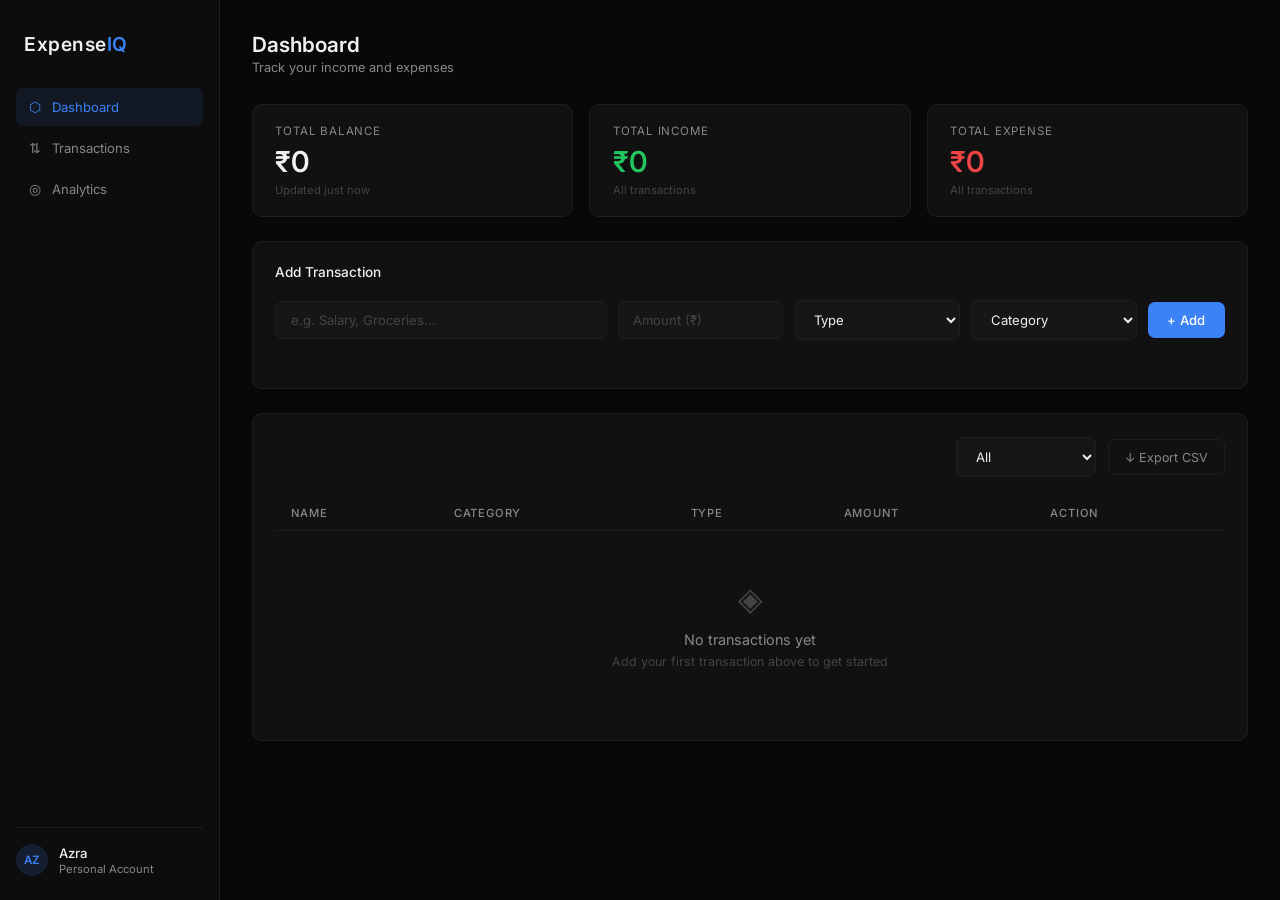
<file: expense-tracker/index.html>
<!DOCTYPE html>
<html lang="en">

<head>
    <meta charset="UTF-8">
    <meta name="viewport" content="width=device-width, initial-scale=1.0">
    <title>ExpenseIQ — Financial Dashboard</title>
    <link href="https://fonts.googleapis.com/css2?family=Inter:wght@300;400;500;600&display=swap" rel="stylesheet">
    <link rel="stylesheet" href="style.css">
</head>

<body>

    <!-- SIDEBAR -->
    <aside class="sidebar">
        <div class="sidebar-logo">Expense<span>IQ</span></div>
        <nav class="sidebar-nav">
            <a href="#" class="nav-item active">
                <span class="nav-icon">⬡</span>
                Dashboard
            </a>
            <a href="#" class="nav-item">
                <span class="nav-icon">⇅</span>
                Transactions
            </a>
            <a href="#" class="nav-item">
                <span class="nav-icon">◎</span>
                Analytics
            </a>
        </nav>
        <div class="sidebar-bottom">
            <div class="user-info">
                <div class="user-avatar">AZ</div>
                <div>
                    <p class="user-name">Azra</p>
                    <p class="user-role">Personal Account</p>
                </div>
            </div>
        </div>
    </aside>

    <!-- MAIN -->
    <main class="main">

        <!-- TOP BAR -->
        <header class="topbar">
            <div>
                <h1 class="page-title">Dashboard</h1>
                <p class="page-sub">Track your income and expenses</p>
            </div>
        </header>

        <!-- CARDS ROW -->
        <div class="cards-row">
            <div class="card balance-card">
                <p class="card-label">Total Balance</p>
                <p class="card-amount" id="total-balance">₹0</p>
                <p class="card-sub">Updated just now</p>
            </div>
            <div class="card income-card">
                <p class="card-label">Total Income</p>
                <p class="card-amount income-val" id="total-income">₹0</p>
                <p class="card-sub">All transactions</p>
            </div>
            <div class="card expense-card">
                <p class="card-label">Total Expense</p>
                <p class="card-amount expense-val" id="total-expense">₹0</p>
                <p class="card-sub">All transactions</p>
            </div>
        </div>

        <!-- ADD FORM -->
        <div class="section-card">
            <p class="section-heading">Add Transaction</p>
            <div class="form-row">
                <input type="text" id="inp-name" class="inp" placeholder="e.g. Salary, Groceries...">
                <input type="number" id="inp-amount" class="inp" placeholder="Amount (₹)">
                <select id="inp-type" class="inp">
                    <option value="">Type</option>
                    <option value="income">Income</option>
                    <option value="expense">Expense</option>
                </select>
                <select id="inp-category" class="inp">
                    <option value="">Category</option>
                    <option value="Salary">Salary</option>
                    <option value="Food">Food</option>
                    <option value="Transport">Transport</option>
                    <option value="Shopping">Shopping</option>
                    <option value="Bills">Bills</option>
                    <option value="Other">Other</option>
                </select>
                <button id="add-btn" class="btn-add">+ Add</button>
            </div>
            <p class="error-msg" id="error-msg"></p>
        </div>

        <!-- TRANSACTIONS TABLE -->
        <div class="section-card">
            <div class="table-topbar">
                <p class="section-heading" style="margin: 0;"></p>
                <div class="table-actions">
                    <select id="filter-select" class="inp filter-inp">
                        <option value="all">All</option>
                        <option value="income">Income Only</option>
                        <option value="expense">Expense Only</option>
                    </select>
                    <button id="export-btn" class="btn-export">↓ Export CSV</button>
                </div>
            </div>

            <div class="table-wrap">
                <table id="transactions-table">
                    <thead>
                        <tr>
                            <th>Name</th>
                            <th>Category</th>
                            <th>Type</th>
                            <th>Amount</th>
                            <th>Action</th>
                        </tr>
                    </thead>
                    <tbody id="tbody"></tbody>
                </table>
            </div>

            <div class="empty-state" id="empty-state">
                <div class="empty-icon">◈</div>
                <p>No transactions yet</p>
                <span>Add your first transaction above to get started</span>
            </div>
        </div>

    </main>

    <script src="script.js"></script>
</body>

</html>
</file>
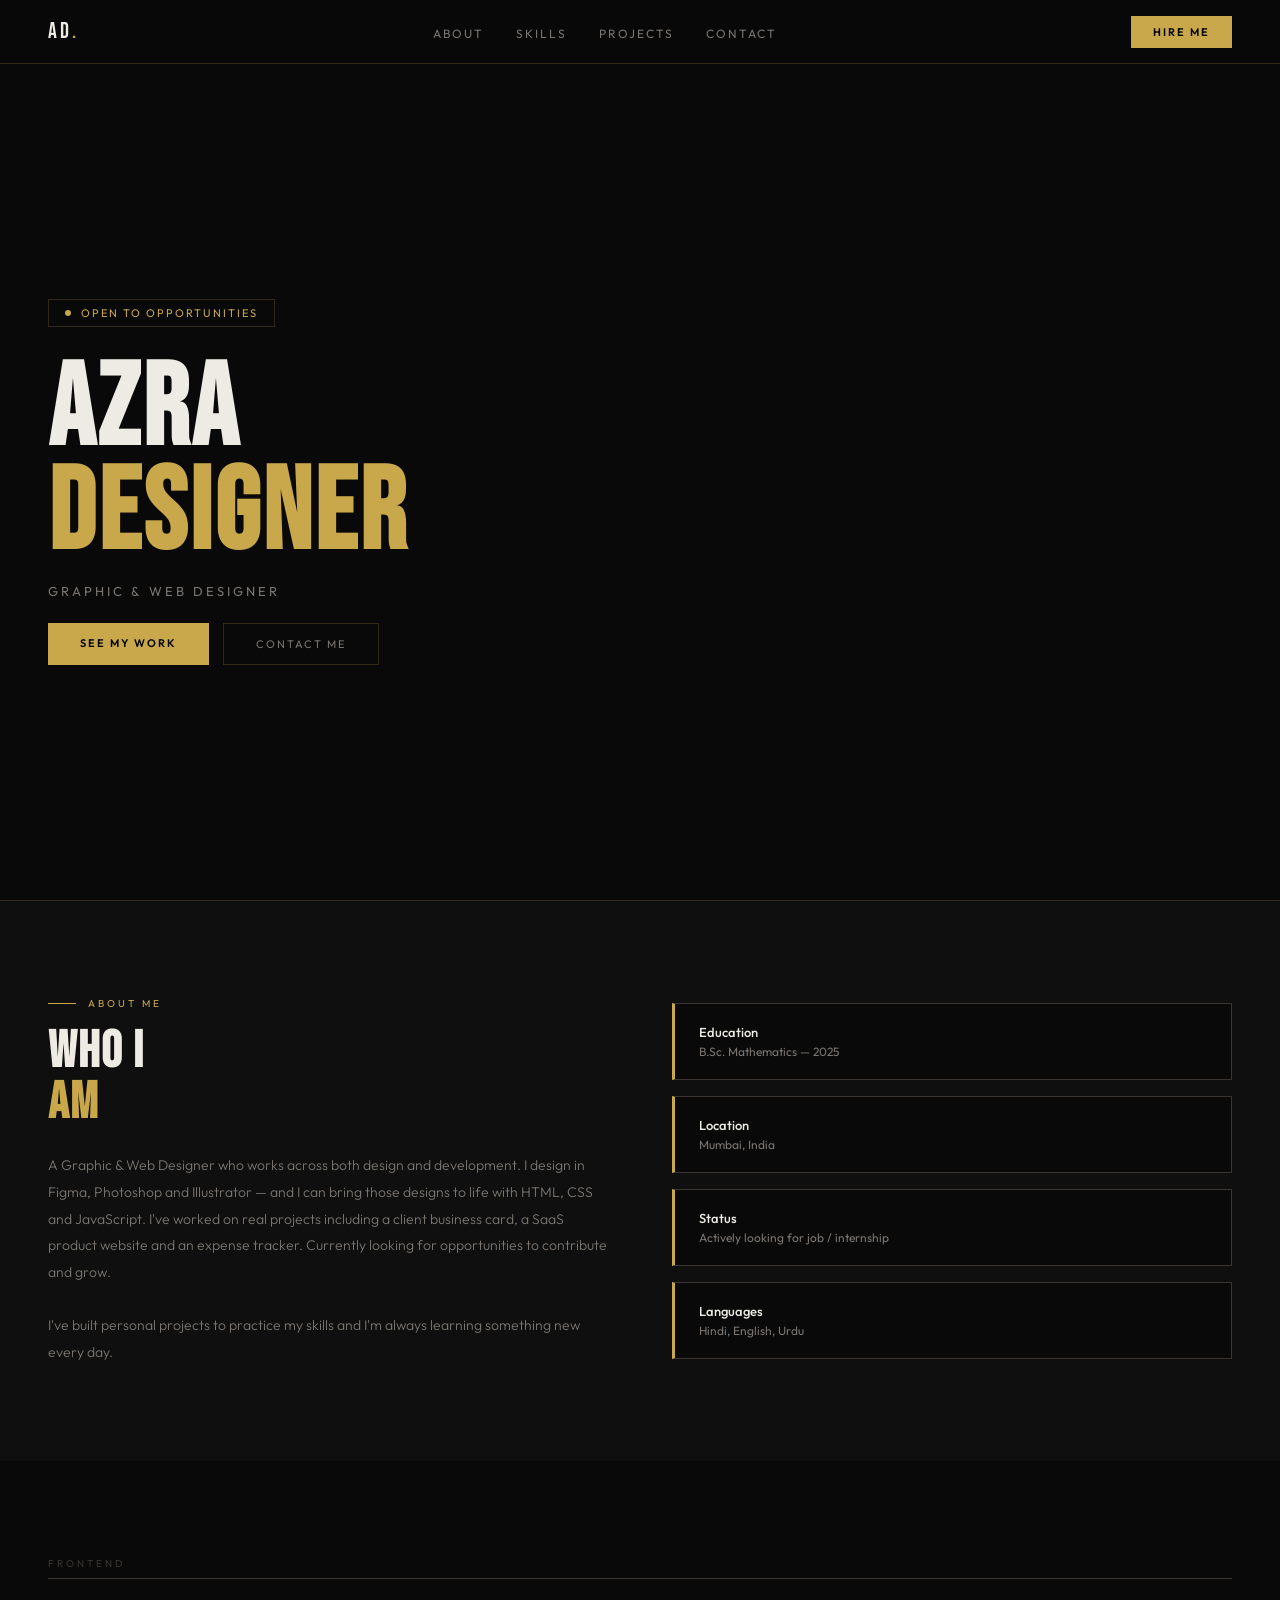
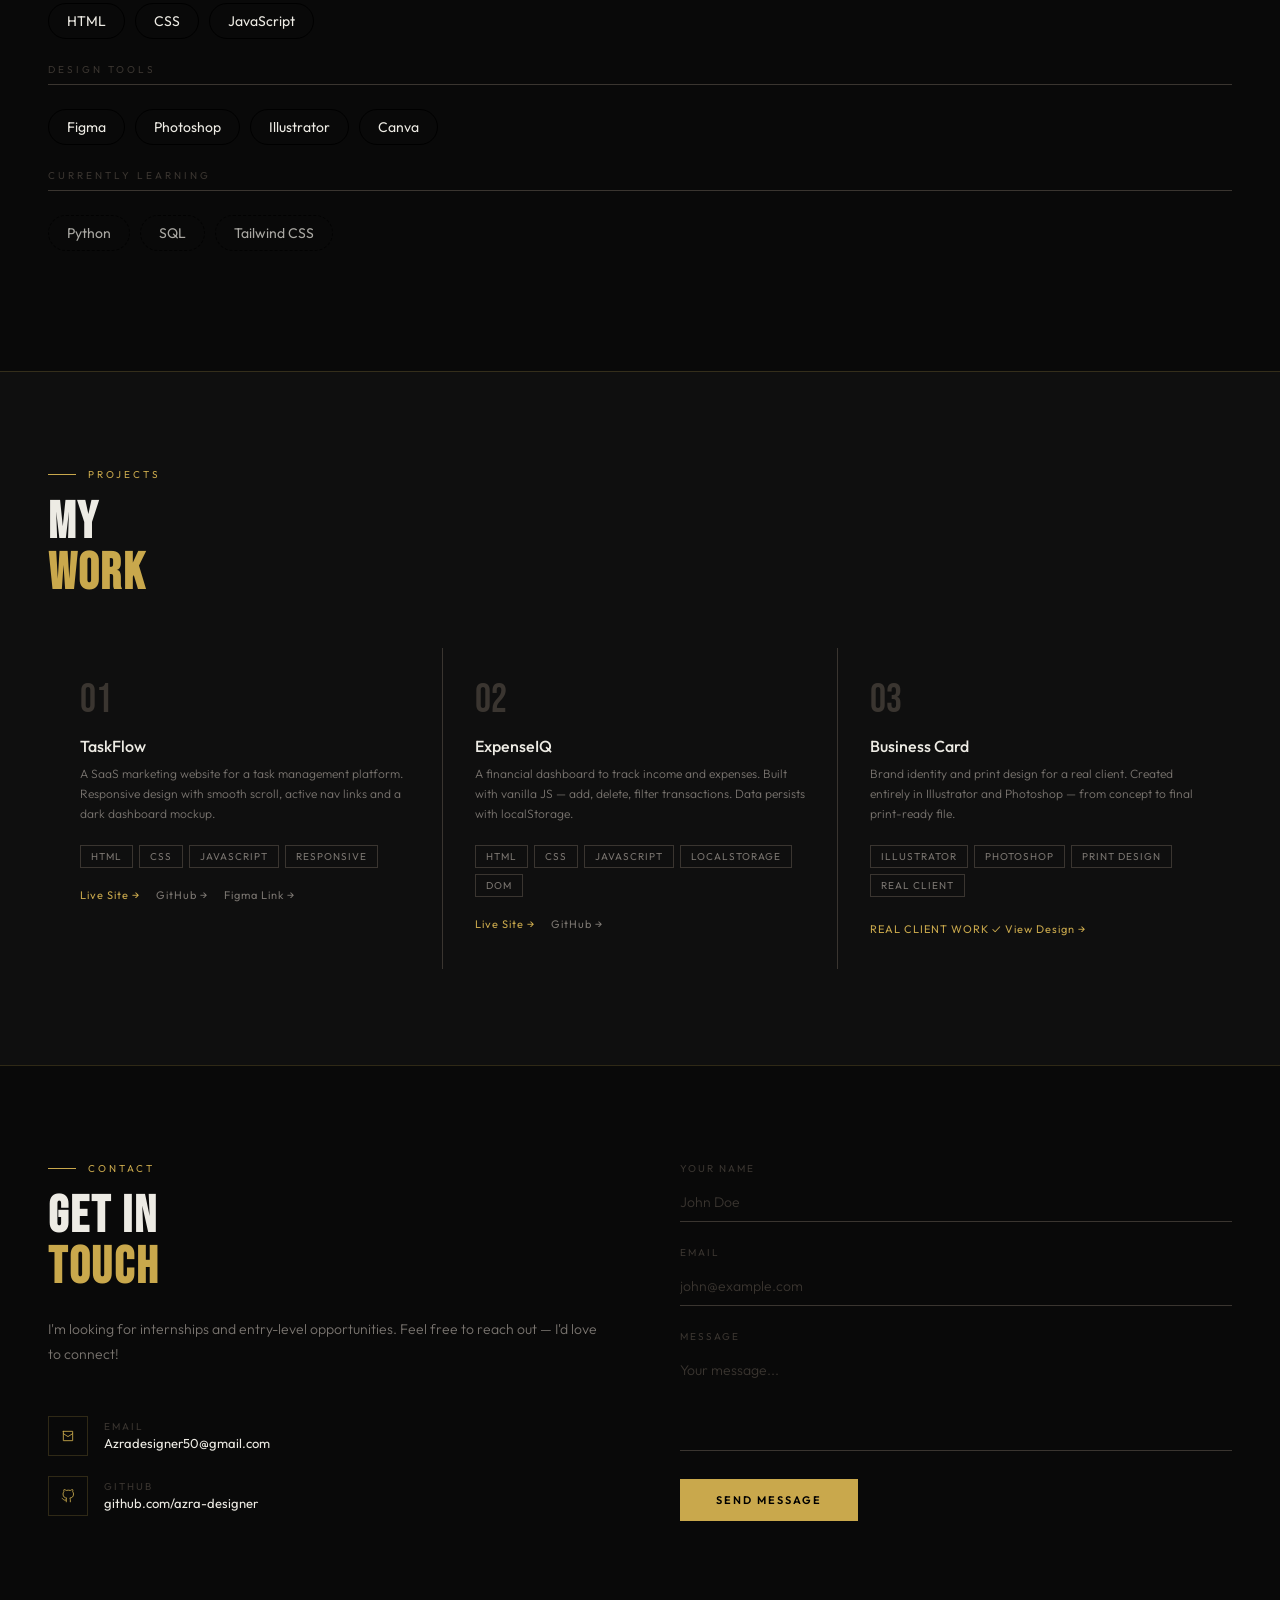
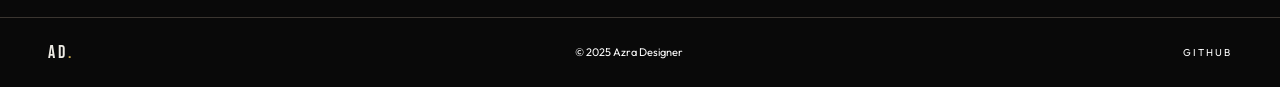
<file: portfolio-website/index.html>
<!DOCTYPE html>
<html lang="en">

<head>
    <meta charset="UTF-8">
    <meta name="viewport" content="width=device-width, initial-scale=1.0">
    <title>Azra Designer — Portfolio</title>
    <link href="https://fonts.googleapis.com/css2?family=Bebas+Neue&family=Outfit:wght@300;400;500;600&display=swap"
        rel="stylesheet">
    <link rel="stylesheet" href="style.css">
    <script src="script.js" defer></script>
</head>

<body>

    <nav>
        <div class="logo">AD<span>.</span></div>
        <ul class="nav-links">
            <li><a href="#about">About</a></li>
            <li><a href="#skills">Skills</a></li>
            <li><a href="#projects">Projects</a></li>
            <li><a href="#contact">Contact</a></li>
        </ul>
        <a href="#contact" class="nav-btn">Hire me</a>
        <button class="hamburger" id="hamburger" aria-label="Menu">
            <span></span><span></span><span></span>
        </button>
    </nav>

    <div class="mobile-menu" id="mobileMenu">
        <a href="#about" onclick="closeMenu()">About</a>
        <a href="#skills" onclick="closeMenu()">Skills</a>
        <a href="#projects" onclick="closeMenu()">Projects</a>
        <a href="#contact" onclick="closeMenu()">Contact</a>
        <a href="#contact" class="mob-hire" onclick="closeMenu()">Hire me →</a>
    </div>

    <!-- HERO -->
    <section class="hero">
        <div class="hero-inner">
            <div class="hero-tag">Open to opportunities</div>
            <h1 class="hero-name">Azra<br><span>Designer</span></h1>
            <div class="hero-sub">GRAPHIC & WEB DESIGNER</div>

            <div class="hero-btns">
                <a href="#projects" class="btn-gold">See my work</a>
                <a href="#contact" class="btn-outline">Contact me</a>
            </div>
        </div>
    </section>

    <!-- ABOUT -->
    <section class="about" id="about">
        <div class="about-inner reveal">
            <div>
                <div class="section-tag"><span>About me</span></div>
                <h2 class="section-title">WHO I<br><span>AM</span></h2>
                <p class="about-text">
                    A Graphic & Web Designer who works across both design and
                    development. I design in Figma, Photoshop and Illustrator —
                    and I can bring those designs to life with HTML, CSS and
                    JavaScript. I've worked on real projects including a client
                    business card, a SaaS product website and an expense tracker.
                    Currently looking for opportunities to contribute and grow.
                    <br><br>
                    I've built personal projects to practice my skills and I'm always learning something new every day.
                </p>
            </div>
            <div class="about-cards">
                <div class="about-card">
                    <div class="about-card-title">Education</div>
                    <div class="about-card-sub">B.Sc. Mathematics — 2025</div>
                </div>
                <div class="about-card">
                    <div class="about-card-title">Location</div>
                    <div class="about-card-sub">Mumbai, India</div>
                </div>
                <div class="about-card">
                    <div class="about-card-title">Status</div>
                    <div class="about-card-sub">Actively looking for job / internship</div>
                </div>
                <div class="about-card">
                    <div class="about-card-title">Languages</div>
                    <div class="about-card-sub">Hindi, English, Urdu</div>
                </div>
            </div>
        </div>
    </section>

    <!-- SKILLS -->
    <section class="skills" id="skills">
        <div class="skill-group-title">Frontend</div>
        <div class="skill-tags">
            <span class="tag">HTML</span>
            <span class="tag">CSS</span>
            <span class="tag">JavaScript</span>
        </div>

        <div class="skill-group-title">Design Tools</div>
        <div class="skill-tags">
            <span class="tag">Figma</span>
            <span class="tag">Photoshop</span>
            <span class="tag">Illustrator</span>
            <span class="tag">Canva</span>
        </div>

        <div class="skill-group-title">Currently Learning</div>
        <div class="skill-tags">
            <span class="tag learning">Python</span>
            <span class="tag learning">SQL</span>
            <span class="tag learning">Tailwind CSS</span>
        </div>
    </section>


    <!-- PROJECTS -->
    <section class="projects" id="projects">
        <div class="reveal">
            <div class="section-tag"><span>Projects</span></div>
            <h2 class="section-title">MY<br><span>WORK</span></h2>
        </div>
        <div class="projects-grid reveal">

            <div class="project-card">
                <div class="project-num">01</div>
                <div class="project-name">TaskFlow</div>
                <p class="project-info">A SaaS marketing website for a task management platform. Responsive design with
                    smooth scroll, active nav links and a dark dashboard mockup.</p>
                <div class="project-pills">
                    <span class="pill">HTML</span>
                    <span class="pill">CSS</span>
                    <span class="pill">JavaScript</span>
                    <span class="pill">Responsive</span>
                </div>
                <div style="display:flex;gap:1rem;margin-top:0.5rem;">
                    <a href="https://azra-designer.github.io/PRODUCT-WEBSITE/" target="_blank" class="project-link"
                        style="opacity:1;">Live Site →</a>
                    <a href="https://github.com/Azra-designer?tab=repositories" target="_blank" class="project-link"
                        style="opacity:1;color:#7a7570;">GitHub →</a>
                    <a href="https://www.figma.com/design/E7uFXkCJiX0tCArtsq7V9O/Untitled?node-id=0-1&t=4Twq3zgy85kdhuFq-1"
                        target="_blank" class="project-link" style="opacity:1;color:#7a7570;">Figma Link →</a>
                </div>
            </div>

            <div class="project-card">
                <div class="project-num">02</div>
                <div class="project-name">ExpenseIQ</div>
                <p class="project-info">A financial dashboard to track income and expenses. Built with vanilla JS — add,
                    delete, filter transactions. Data persists with localStorage.</p>
                <div class="project-pills">
                    <span class="pill">HTML</span>
                    <span class="pill">CSS</span>
                    <span class="pill">JavaScript</span>
                    <span class="pill">localStorage</span>
                    <span class="pill">DOM</span>
                </div>
                <div style="display:flex;gap:1rem;margin-top:0.5rem;">
                    <a href="https://azra-designer.github.io/expense-tracker/" target="_blank" class="project-link"
                        style="opacity:1;">Live Site →</a>
                    <a href="https://github.com/Azra-designer?tab=repositories" target="_blank" class="project-link"
                        style="opacity:1;color:#7a7570;">GitHub →</a>

                </div>
            </div>

            <div class="project-card">
                <div class="project-num">03</div>
                <div class="project-name">Business Card</div>
                <p class="project-info">Brand identity and print design for a real client. Created entirely in
                    Illustrator and Photoshop — from concept to final print-ready file.</p>
                <div class="project-pills">
                    <span class="pill">Illustrator</span>
                    <span class="pill">Photoshop</span>
                    <span class="pill">Print Design</span>
                    <span class="pill">Real Client</span>
                </div>
                <div style="margin-top:0.5rem;">
                    <span style="font-size:11px;letter-spacing:1px;text-transform:uppercase;color:#C9A84C;">Real Client
                        Work ✓</span>
                    <a href="https://github.com/Azra-designer/business-card/blob/6fb1fa4833d14684f92efcc4aea73dbddb8106cd/lucky%20garage3.png"
                        target="_blank" class="project-link" style="opacity:1;">View Design →</a>
                </div>
            </div>

        </div>
    </section>

    <!-- CONTACT -->
    <section class="contact" id="contact">
        <div class="contact-inner reveal">
            <div class="contact-left">
                <div class="section-tag"><span>Contact</span></div>
                <h2 class="section-title">GET IN<br><span>TOUCH</span></h2>
                <p class="contact-sub">I'm looking for internships and entry-level opportunities. Feel free to reach out
                    — I'd love to connect!</p>
                <div class="contact-items">
                    <div class="contact-item">
                        <div class="c-icon"><svg viewBox="0 0 24 24">
                                <path d="M4 4h16v16H4V4zm0 4l8 5 8-5" />
                            </svg></div>
                        <div>
                            <div class="c-lbl">Email</div>
                            <div class="c-val">Azradesigner50@gmail.com</div>
                        </div>
                    </div>
                    <div class="contact-item">
                        <div class="c-icon"><svg viewBox="0 0 24 24">
                                <path
                                    d="M9 19c-5 1.5-5-2.5-7-3m14 6v-3.87a3.37 3.37 0 00-.94-2.61c3.14-.35 6.44-1.54 6.44-7A5.44 5.44 0 0020 4.77 5.07 5.07 0 0019.91 1S18.73.65 16 2.48a13.38 13.38 0 00-7 0C6.27.65 5.09 1 5.09 1A5.07 5.07 0 005 4.77a5.44 5.44 0 00-1.5 3.78c0 5.42 3.3 6.61 6.44 7A3.37 3.37 0 009 18.13V22" />
                            </svg></div>
                        <div>
                            <div class="c-lbl">GitHub</div>
                            <div class="c-val">github.com/azra-designer</div>
                        </div>
                    </div>
                    <!-- <div class="contact-item">
                        <div class="c-icon"><svg viewBox="0 0 24 24">
                                <path
                                    d="M16 8a6 6 0 016 6v7h-4v-7a2 2 0 00-2-2 2 2 0 00-2 2v7h-4v-7a6 6 0 016-6zM2 9h4v12H2z" />
                                <circle cx="4" cy="4" r="2" />
                            </svg></div>
                        <div>
                            <div class="c-lbl">LinkedIn</div>
                            <div class="c-val">linkedin.com/in/alexkumar</div>
                        </div>
                    </div> -->
                </div>
            </div>
            <form class="contact-form" action="https://formspree.io/f/myknlyva" method="POST">
                <div class="f-group">
                    <label>Your name</label>
                    <input type="text" name="name" placeholder="John Doe" required>
                </div>
                <div class="f-group">
                    <label>Email</label>
                    <input type="email" name="_replyto" placeholder="john@example.com" required>
                </div>
                <div class="f-group">
                    <label>Message</label>
                    <textarea name="message" placeholder="Your message..." required></textarea>
                </div>
                <button type="submit" class="f-submit">Send message</button>
            </form>
        </div>
    </section>

    <footer>
        <div class="f-logo">AD<span>.</span></div>
        <div class="f-copy">&copy; 2025 Azra Designer</div>
        <div class="f-socials">
            <a href="https://github.com/azra-designer">GitHub</a>
        </div>
    </footer>

</body>

</html>
</file>
<file: expense-tracker/style.css>
/* ===== RESET ===== */
* { margin: 0; padding: 0; box-sizing: border-box; }

:root {
    --bg:      #080808;
    --sidebar: #0d0d0d;
    --card:    #111111;
    --surface: #161616;
    --border:  #1e1e1e;
    --blue:    #3b82f6;
    --green:   #22c55e;
    --red:     #ef4444;
    --text:    #f0f0f0;
    --muted:   #888;
    --muted2:  #444;
    --radius:  10px;
}

body {
    font-family: 'Inter', sans-serif;
    background: var(--bg);
    color: var(--text);
    display: flex;
    min-height: 100vh;
    font-size: 14px;
}

/* ===== SIDEBAR ===== */
.sidebar {
    width: 220px;
    flex-shrink: 0;
    background: var(--sidebar);
    border-right: 1px solid var(--border);
    display: flex;
    flex-direction: column;
    padding: 1.5rem 1rem;
    position: fixed;
    top: 0; left: 0; bottom: 0;
}

.sidebar-logo {
    font-size: 1.2rem;
    font-weight: 600;
    color: var(--text);
    letter-spacing: 0.5px;
    padding: 0.5rem 0.5rem 2rem;
}

.sidebar-logo span { color: var(--blue); }

.sidebar-nav {
    display: flex;
    flex-direction: column;
    gap: 0.2rem;
    flex: 1;
}

.nav-item {
    display: flex;
    align-items: center;
    gap: 0.7rem;
    padding: 0.65rem 0.8rem;
    border-radius: 7px;
    font-size: 0.82rem;
    color: var(--muted);
    text-decoration: none;
    transition: all 0.2s;
}

.nav-item:hover { background: var(--surface); color: var(--text); }
.nav-item.active { background: rgba(59,130,246,0.1); color: var(--blue); }

.nav-icon { font-size: 0.9rem; }

.sidebar-bottom {
    border-top: 1px solid var(--border);
    padding-top: 1rem;
}

.user-info {
    display: flex;
    align-items: center;
    gap: 0.7rem;
}

.user-avatar {
    width: 32px; height: 32px;
    border-radius: 50%;
    background: rgba(59,130,246,0.15);
    color: var(--blue);
    display: flex;
    align-items: center;
    justify-content: center;
    font-size: 0.72rem;
    font-weight: 600;
    flex-shrink: 0;
}

.user-name { font-size: 0.82rem; font-weight: 500; }
.user-role { font-size: 0.7rem; color: var(--muted); margin-top: 1px; }

/* ===== MAIN ===== */
.main {
    margin-left: 220px;
    flex: 1;
    padding: 2rem;
    max-width: calc(100% - 220px);
}

/* ===== TOPBAR ===== */
.topbar {
    margin-bottom: 1.8rem;
}

.page-title { font-size: 1.3rem; font-weight: 600; }
.page-sub { font-size: 0.8rem; color: var(--muted); margin-top: 3px; }

/* ===== CARDS ===== */
.cards-row {
    display: grid;
    grid-template-columns: repeat(3, 1fr);
    gap: 1rem;
    margin-bottom: 1.5rem;
}

.card {
    background: var(--card);
    border: 1px solid var(--border);
    border-radius: var(--radius);
    padding: 1.2rem 1.4rem;
    transition: border-color 0.2s;
}

.card:hover { border-color: #2a2a2a; }

.card-label {
    font-size: 0.72rem;
    color: var(--muted);
    text-transform: uppercase;
    letter-spacing: 0.8px;
    margin-bottom: 0.6rem;
}

.card-amount {
    font-size: 1.8rem;
    font-weight: 600;
    color: var(--text);
    margin-bottom: 0.4rem;
    line-height: 1;
}

.income-val  { color: var(--green); }
.expense-val { color: var(--red); }

.card-sub { font-size: 0.7rem; color: var(--muted2); }

/* ===== SECTION CARD ===== */
.section-card {
    background: var(--card);
    border: 1px solid var(--border);
    border-radius: var(--radius);
    padding: 1.4rem;
    margin-bottom: 1.5rem;
}

.section-heading {
    font-size: 0.85rem;
    font-weight: 500;
    color: var(--text);
    margin-bottom: 1.2rem;
}

/* ===== FORM ===== */
.form-row {
    display: grid;
    grid-template-columns: 2fr 1fr 1fr 1fr auto;
    gap: 0.7rem;
    align-items: center;
}

.inp {
    background: var(--surface);
    border: 1px solid var(--border);
    border-radius: 7px;
    padding: 0.65rem 0.9rem;
    color: var(--text);
    font-family: 'Inter', sans-serif;
    font-size: 0.82rem;
    outline: none;
    transition: border-color 0.2s;
    width: 100%;
}

.inp:focus { border-color: var(--blue); }
.inp::placeholder { color: var(--muted2); }

.inp option {
    background: var(--surface);
    color: var(--text);
}

.btn-add {
    background: var(--blue);
    color: white;
    border: none;
    border-radius: 7px;
    padding: 0.65rem 1.2rem;
    font-family: 'Inter', sans-serif;
    font-size: 0.82rem;
    font-weight: 500;
    cursor: pointer;
    white-space: nowrap;
    transition: opacity 0.2s, transform 0.1s;
}

.btn-add:hover { opacity: 0.88; transform: translateY(-1px); }

.error-msg {
    font-size: 0.75rem;
    color: var(--red);
    margin-top: 0.6rem;
    min-height: 1rem;
}

/* ===== TABLE TOPBAR ===== */
.table-topbar {
    display: flex;
    justify-content: space-between;
    align-items: center;
    margin-bottom: 1.2rem;
}

.table-actions {
    display: flex;
    gap: 0.7rem;
    align-items: center;
}

.filter-inp { width: 140px; }

.btn-export {
    background: transparent;
    border: 1px solid var(--border);
    border-radius: 7px;
    padding: 0.62rem 1rem;
    color: var(--muted);
    font-family: 'Inter', sans-serif;
    font-size: 0.78rem;
    cursor: pointer;
    white-space: nowrap;
    transition: all 0.2s;
}

.btn-export:hover { border-color: var(--blue); color: var(--blue); }

/* ===== TABLE ===== */
.table-wrap { overflow-x: auto; }

table {
    width: 100%;
    border-collapse: collapse;
}

thead th {
    text-align: left;
    font-size: 0.7rem;
    font-weight: 500;
    color: var(--muted);
    text-transform: uppercase;
    letter-spacing: 0.8px;
    padding: 0.6rem 1rem;
    border-bottom: 1px solid var(--border);
}

tbody tr {
    border-bottom: 1px solid var(--border);
    transition: background 0.15s;
}

tbody tr:last-child { border-bottom: none; }
tbody tr:hover { background: var(--surface); }

tbody td {
    padding: 0.85rem 1rem;
    font-size: 0.82rem;
    color: var(--text);
}

/* Type badge */
.badge {
    display: inline-block;
    font-size: 0.68rem;
    padding: 0.2rem 0.65rem;
    border-radius: 99px;
    font-weight: 500;
}

.badge-income  { background: rgba(34,197,94,0.1);  color: var(--green); }
.badge-expense { background: rgba(239,68,68,0.1);  color: var(--red); }

/* Amount colors */
.amount-income  { color: var(--green); font-weight: 500; }
.amount-expense { color: var(--red);   font-weight: 500; }

/* Delete btn */
.btn-delete {
    background: transparent;
    border: 1px solid var(--border);
    border-radius: 5px;
    padding: 0.3rem 0.65rem;
    color: var(--muted);
    font-size: 0.72rem;
    cursor: pointer;
    transition: all 0.2s;
    font-family: 'Inter', sans-serif;
}

.btn-delete:hover { border-color: var(--red); color: var(--red); }

/* ===== EMPTY STATE ===== */
.empty-state {
    text-align: center;
    padding: 3rem 1rem;
    display: none;
}

.empty-state.show { display: block; }

.empty-icon {
    font-size: 2rem;
    color: var(--muted2);
    margin-bottom: 0.8rem;
}

.empty-state p {
    font-size: 0.9rem;
    color: var(--muted);
    margin-bottom: 0.3rem;
}

.empty-state span {
    font-size: 0.78rem;
    color: var(--muted2);
}

/* ===== RESPONSIVE ===== */
@media (max-width: 900px) {
    .sidebar { display: none; }
    .main { margin-left: 0; max-width: 100%; padding: 1.2rem; }
    .cards-row { grid-template-columns: 1fr; }
    .form-row { grid-template-columns: 1fr; }
    .table-topbar { flex-direction: column; align-items: flex-start; gap: 0.8rem; }
}

@media (min-width: 901px) and (max-width: 1200px) {
    .form-row { grid-template-columns: 1fr 1fr; }
    .btn-add { grid-column: span 2; }
}
</file>
<file: portfolio-website/style.css>
:root {
  --gold: #C9A84C;
  --gold-dim: rgba(201,168,76,0.12);
  --gold-border: rgba(201,168,76,0.2);
  --bg: #090909;
  --bg2: #0f0f0f;
  --text: #EDEBE4;
  --muted: #7a7570;
  --dim: #3a3530;
}
* { margin:0; padding:0; box-sizing:border-box; }
html { scroll-behavior:smooth; }
body { font-family:'Outfit',sans-serif; background:var(--bg); color:var(--text); }

/* NAV */
nav {
  position:fixed; top:0; left:0; right:0; z-index:100;
  padding:0 3rem; height:64px;
  display:flex; align-items:center; justify-content:space-between;
  background:rgba(9,9,9,0.9); backdrop-filter:blur(12px);
  border-bottom:1px solid var(--gold-border);
}
.logo { font-family:'Bebas Neue',cursive; font-size:22px; letter-spacing:3px; color:var(--text); }
.logo span { color:var(--gold); }
.nav-links { display:flex; gap:2rem; list-style:none; }
.nav-links a { font-size:12px; letter-spacing:2px; text-transform:uppercase; color:var(--muted); text-decoration:none; transition:color 0.3s; }
.nav-links a:hover { color:var(--gold); }
.nav-btn { font-size:11px; letter-spacing:2px; text-transform:uppercase; color:#000; background:var(--gold); padding:9px 22px; text-decoration:none; font-weight:600; transition:opacity 0.3s; }
.nav-btn:hover { opacity:0.85; }

/* HAMBURGER */
.hamburger {
  display:none; flex-direction:column; gap:5px;
  cursor:pointer; background:none; border:none; padding:4px;
}
.hamburger span {
  display:block; width:24px; height:2px;
  background:var(--text); border-radius:2px; transition:all 0.3s;
}
.hamburger.open span:nth-child(1) { transform:translateY(7px) rotate(45deg); }
.hamburger.open span:nth-child(2) { opacity:0; }
.hamburger.open span:nth-child(3) { transform:translateY(-7px) rotate(-45deg); }

/* MOBILE MENU */
.mobile-menu {
  display:none; position:fixed;
  top:64px; left:0; right:0; z-index:99;
  background:rgba(9,9,9,0.98); backdrop-filter:blur(12px);
  border-bottom:1px solid var(--gold-border);
  flex-direction:column; padding:1.5rem 2rem; gap:0;
}
.mobile-menu.open { display:flex; }
.mobile-menu a {
  font-size:13px; letter-spacing:2px; text-transform:uppercase;
  color:var(--muted); text-decoration:none;
  padding:1rem 0; border-bottom:1px solid var(--dim);
  transition:color 0.3s;
}
.mobile-menu a:last-child { border-bottom:none; }
.mobile-menu a:hover { color:var(--gold); }
.mobile-menu .mob-hire { color:var(--gold); margin-top:0.5rem; }

/* HERO */
.hero {
  min-height:100vh; display:flex; align-items:center;
  padding:0 3rem; padding-top:64px; position:relative; overflow:hidden;
}
.hero-inner { position:relative; z-index:2; max-width:700px; }
.hero-tag {
  display:inline-flex; align-items:center; gap:10px;
  border:1px solid var(--gold-border); padding:6px 16px;
  font-size:11px; letter-spacing:2px; text-transform:uppercase; color:var(--gold);
  margin-bottom:2rem;
}
.hero-tag::before { content:''; width:6px; height:6px; background:var(--gold); border-radius:50%; animation:blink 2s infinite; }
@keyframes blink { 0%,100%{opacity:1} 50%{opacity:0.3} }
.hero-name { font-family:'Bebas Neue',cursive; font-size:clamp(60px,9vw,120px); line-height:0.9; letter-spacing:3px; margin-bottom:1rem; }
.hero-name span { color:var(--gold); }
.hero-sub { font-size:13px; letter-spacing:3px; text-transform:uppercase; color:var(--muted); margin-bottom:1.5rem; }
.hero-desc { font-size:15px; color:var(--muted); line-height:1.8; font-weight:300; max-width:480px; margin-bottom:2.5rem; }
.hero-btns { display:flex; gap:14px; flex-wrap:wrap; }
.btn-gold { background:var(--gold); color:#000; font-size:11px; letter-spacing:2px; text-transform:uppercase; padding:13px 32px; text-decoration:none; font-weight:600; transition:opacity 0.3s; }
.btn-gold:hover { opacity:0.85; }
.btn-outline { border:1px solid var(--gold-border); color:var(--muted); font-size:11px; letter-spacing:2px; text-transform:uppercase; padding:13px 32px; text-decoration:none; transition:all 0.3s; }
.btn-outline:hover { border-color:var(--gold); color:var(--gold); }

/* ABOUT */
.about { padding:6rem 3rem; background:var(--bg2); border-top:1px solid var(--gold-border); }
.about-inner { display:grid; grid-template-columns:1fr 1fr; gap:4rem; align-items:center; }
.section-tag { display:flex; align-items:center; gap:12px; margin-bottom:1rem; }
.section-tag::before { content:''; width:28px; height:1px; background:var(--gold); }
.section-tag span { font-size:10px; letter-spacing:3px; text-transform:uppercase; color:var(--gold); }
.section-title { font-family:'Bebas Neue',cursive; font-size:clamp(36px,4vw,52px); letter-spacing:2px; line-height:1; margin-bottom:1.5rem; }
.section-title span { color:var(--gold); }
.about-text { font-size:14px; color:var(--muted); line-height:1.9; font-weight:300; }
.about-cards { display:flex; flex-direction:column; gap:1rem; }
.about-card { background:var(--bg); border:1px solid var(--dim); padding:1.25rem 1.5rem; border-left:3px solid var(--gold); }
.about-card-title { font-size:13px; font-weight:500; margin-bottom:4px; }
.about-card-sub { font-size:12px; color:var(--muted); }

/* SKILLS */
.skills { padding:6rem 3rem; }
.skills-inner { max-width:900px; margin:0 auto; }
.skills-grid { display:grid; grid-template-columns:1fr 1fr; gap:3rem; margin-top:3rem; }
.skill-group-title { font-size:10px; letter-spacing:3px; text-transform:uppercase; color:var(--dim); margin-bottom:1.5rem; padding-bottom:8px; border-bottom:1px solid var(--dim); }
.skill-rows { display:flex; flex-direction:column; gap:1.25rem; }
.skill-row { display:flex; flex-direction:column; gap:8px; }
.skill-row-top { display:flex; justify-content:space-between; align-items:center; }
.skill-label { font-size:13px; color:var(--text); letter-spacing:0.5px; }
.skill-pct { font-size:11px; color:var(--gold); font-weight:500; }
.skill-bar { height:2px; background:var(--dim); border-radius:2px; overflow:hidden; }
.skill-fill { height:100%; background:linear-gradient(90deg,var(--gold),#E8C97A); border-radius:2px; width:0; transition:width 1.2s cubic-bezier(0.4,0,0.2,1); }

/* PROJECTS */
.projects { padding:6rem 3rem; background:var(--bg2); border-top:1px solid var(--gold-border); }
.projects-grid { display:grid; grid-template-columns:repeat(3,1fr); gap:1px; background:var(--dim); margin-top:3rem; }
.project-card { background:var(--bg2); padding:2rem; position:relative; overflow:hidden; transition:background 0.3s; }
.project-card:hover { background:var(--bg); }
.project-card::after { content:''; position:absolute; bottom:0; left:0; width:100%; height:2px; background:var(--gold); transform:scaleX(0); transform-origin:left; transition:transform 0.4s; }
.project-card:hover::after { transform:scaleX(1); }
.project-num { font-family:'Bebas Neue',cursive; font-size:40px; color:var(--dim); line-height:1; margin-bottom:1rem; transition:color 0.3s; }
.project-card:hover .project-num { color:var(--gold-border); }
.project-name { font-size:16px; font-weight:500; margin-bottom:0.5rem; }
.project-info { font-size:12px; color:var(--muted); line-height:1.7; margin-bottom:1.25rem; font-weight:300; }
.project-pills { display:flex; flex-wrap:wrap; gap:6px; margin-bottom:1.25rem; }
.pill { font-size:10px; letter-spacing:1px; text-transform:uppercase; padding:4px 10px; border:1px solid var(--dim); color:var(--muted); }
.project-link { font-size:11px; letter-spacing:1px; color:var(--gold); text-decoration:none; display:inline-flex; align-items:center; gap:6px; opacity:0; transition:opacity 0.3s; }
.project-card:hover .project-link { opacity:1; }

/* CONTACT */
.contact { padding:6rem 3rem; border-top:1px solid var(--gold-border); }
.contact-inner { display:grid; grid-template-columns:1fr 1fr; gap:5rem; }
.contact-sub { font-size:14px; color:var(--muted); line-height:1.8; font-weight:300; margin-top:1.5rem; margin-bottom:3rem; }
.contact-items { display:flex; flex-direction:column; gap:1.25rem; }
.contact-item { display:flex; align-items:center; gap:1rem; }
.c-icon { width:40px; height:40px; border:1px solid var(--gold-border); display:flex; align-items:center; justify-content:center; flex-shrink:0; }
.c-icon svg { width:14px; height:14px; stroke:var(--gold); fill:none; stroke-width:1.5; stroke-linecap:round; }
.c-lbl { font-size:10px; letter-spacing:2px; text-transform:uppercase; color:var(--dim); }
.c-val { font-size:13px; color:var(--text); margin-top:2px; }
.contact-form { display:flex; flex-direction:column; gap:1.5rem; }
.f-group label { display:block; font-size:10px; letter-spacing:2px; text-transform:uppercase; color:var(--dim); margin-bottom:8px; }
.f-group input, .f-group textarea { width:100%; background:transparent; border:none; border-bottom:1px solid var(--dim); padding:10px 0; color:var(--text); font-family:'Outfit',sans-serif; font-size:14px; font-weight:300; outline:none; transition:border-color 0.3s; }
.f-group input:focus, .f-group textarea:focus { border-bottom-color:var(--gold); }
.f-group textarea { resize:none; height:100px; }
.f-group input::placeholder, .f-group textarea::placeholder { color:var(--dim); }
.f-submit { background:var(--gold); color:#000; border:none; font-family:'Outfit',sans-serif; font-size:11px; letter-spacing:2px; text-transform:uppercase; padding:14px 36px; cursor:pointer; font-weight:600; align-self:flex-start; transition:opacity 0.3s; }
.f-submit:hover { opacity:0.85; }

/* FOOTER */
footer { padding:1.5rem 3rem; border-top:1px solid var(--dim); display:flex; align-items:center; justify-content:space-between; }
.f-logo { font-family:'Bebas Neue',cursive; font-size:18px; letter-spacing:3px; }
.f-logo span { color:var(--gold); }
.f-copy { font-size:11px; color: #ffffff;; }
.f-socials { display:flex; gap:1.5rem; }
.f-socials a { font-size:10px; letter-spacing:2px; text-transform:uppercase;   color: #ffffff;; text-decoration:none; transition:color 0.3s; }
.f-socials a:hover { color:var(--gold); }

/* REVEAL */
.reveal { opacity:0; transform:translateY(24px); transition:opacity 0.7s ease, transform 0.7s ease; }
.reveal.on { opacity:1; transform:translateY(0); }

/* ── RESPONSIVE ── */
@media (max-width: 768px) {
  /* Nav */
  nav { padding:0 1.5rem; }
  .nav-links, .nav-btn { display:none; }
  .hamburger { display:flex; }

  /* Hero */
  .hero { padding:0 1.5rem; padding-top:64px; }
  .hero-name { font-size:clamp(52px,14vw,80px); }

  /* About */
  .about { padding:4rem 1.5rem; }
  .about-inner { grid-template-columns:1fr; gap:2.5rem; }

  /* Skills */
  .skills { padding:4rem 1.5rem; }
  .skills-grid { grid-template-columns:1fr; gap:2rem; }

  /* Projects */
  .projects { padding:4rem 1.5rem; }
  .projects-grid { grid-template-columns:1fr; }
  .project-link { opacity:1 !important; }

  /* Contact */
  .contact { padding:4rem 1.5rem; }
  .contact-inner { grid-template-columns:1fr; gap:3rem; }

  /* Footer */
  footer { flex-direction:column; gap:1rem; text-align:center; padding:1.5rem; }
}
















.skill-tags {
    display: flex;
    flex-wrap: wrap;
    gap: 10px;
    margin-bottom: 1.5rem;
}

.tag {
    padding: 8px 18px;
    border: 1px solid #000;
    border-radius: 999px;
    font-size: 14px;
}

.tag.learning {
    border-style: dashed; /* dashed = still learning */
    opacity: 0.7;
}
</file>
